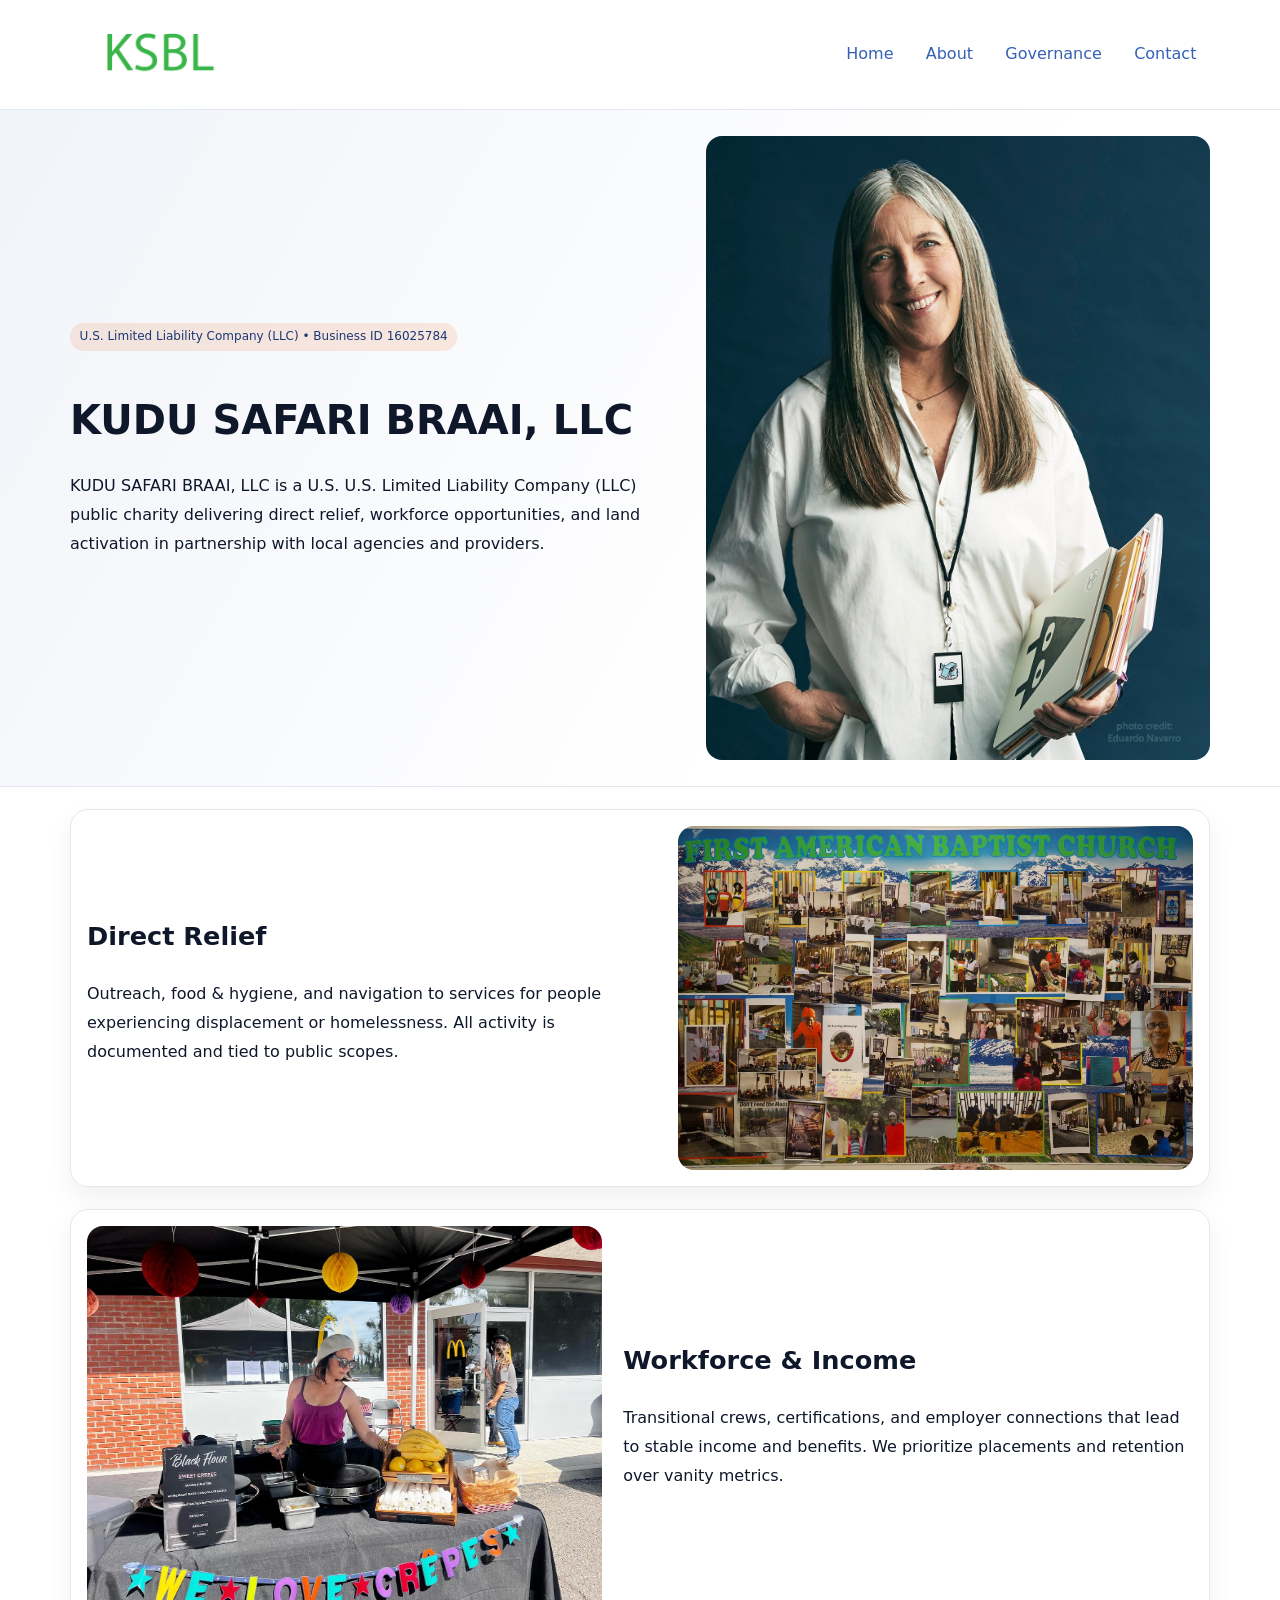
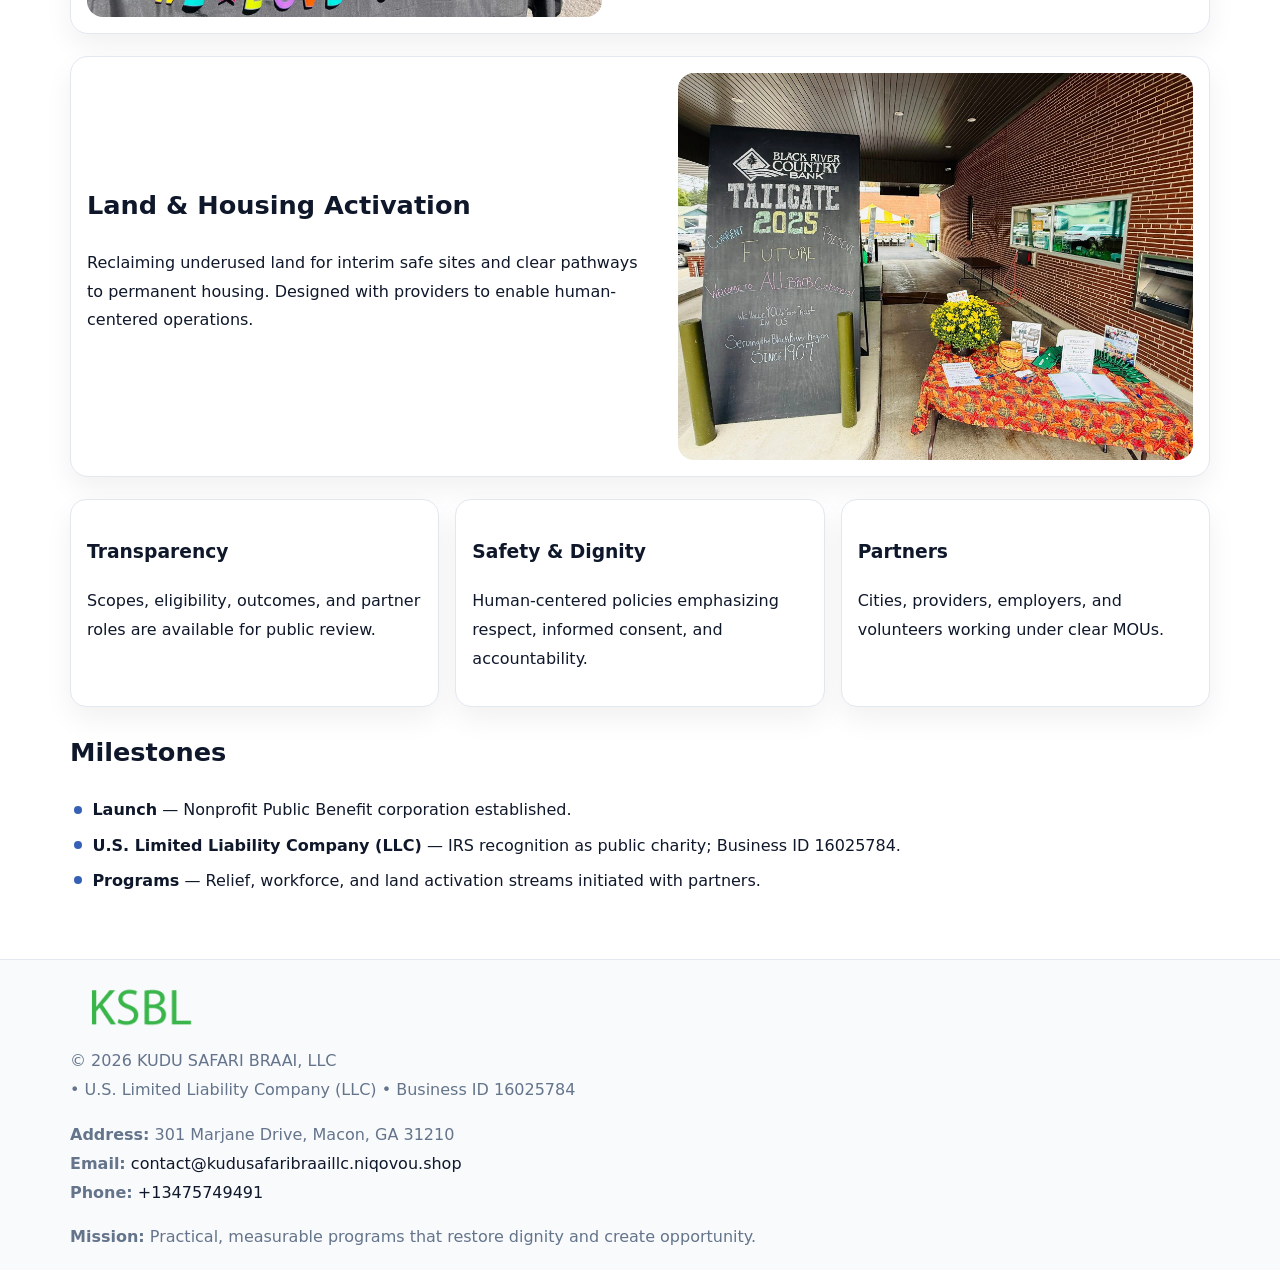
<file: index.html>
<!doctype html><html lang="en"><head>
<meta charset="utf-8">
<meta name="viewport" content="width=device-width,initial-scale=1">
<title>KUDU SAFARI BRAAI, LLC – Nonprofit • 2025</title>
<link rel="stylesheet" href="assets/styles.css">
<link rel="icon" href="images/logo.png">
<meta name="data-ein" content="16025784">
<meta name="data-name" content="KUDU SAFARI BRAAI, LLC">
<meta name="data-email" content="contact@kudusafaribraaillc.niqovou.shop">
<meta name="data-phone" content="+13475749491">
<meta name="data-address" content="301 Marjane Drive, Macon, GA 31210">
<meta name="data-map" content="301+Marjane+Drive,+Macon,+GA+31210">
  <meta name="description" content="Dedicated to community services, education, and direct relief, KUDU SAFARI BRAAI, LLC collaborates with neighbors and partners to deliver practical help and long-term impact.">
</head><body>
<div style="position:absolute;left:-9999px;top:-9999px;opacity:0" data-uniq="{{UNIQUE_BLOB}}">
  <span>Dedicated to community services, education, and direct relief, KUDU SAFARI BRAAI, LLC collaborates with neighbors and partners to deliver practical help and long-term impact.</span><svg width="12" height="12" viewBox="0 0 12 12" xmlns="http://www.w3.org/2000/svg"><circle cx="6" cy="6" r="5" fill="#2b6cb0"/></svg><img src="images/hero.jpg" width="1" height="1" alt="" loading="lazy"/>
</div>

<header>
  <div class="c28d688e13c">
    <a href="index.html"><img src="images/logo.png" alt="KUDU SAFARI BRAAI, LLC" style="width:150px"></a>
    <nav>
      <a class="active" href="index.html">Home</a>
      <a href="about.html">About</a>
      <a href="governance.html">Governance</a>
      <a href="contact.html">Contact</a>
    </nav>
  </div>
</header>

<section class="cc18096ace4">
  <div class="c2efbbcea4a">
    <div>
      <span class="cd8acf73565">U.S. Limited Liability Company (LLC) • Business ID 16025784</span>
      <h1>KUDU SAFARI BRAAI, LLC</h1>
      <p class="c126f3e5821">KUDU SAFARI BRAAI, LLC is a U.S. U.S. Limited Liability Company (LLC) public charity delivering direct relief, workforce opportunities, and land activation in partnership with local agencies and providers.</p>
    </div>
    <img src="images/hero.jpg" alt="Community work">
  </div>
</section>

<main class="main-wrap">
  <section class="section zigzag">
    <div>
      <h2>Direct Relief</h2>
      <p>Outreach, food & hygiene, and navigation to services for people experiencing displacement or homelessness. All activity is documented and tied to public scopes.</p>
    </div>
    <img src="images/relief.jpg" alt="Relief program">
  </section>

  <section class="section zigzag reverse">
    <img src="images/jobs.jpg" alt="Workforce program">
    <div>
      <h2>Workforce & Income</h2>
      <p>Transitional crews, certifications, and employer connections that lead to stable income and benefits. We prioritize placements and retention over vanity metrics.</p>
    </div>
  </section>

  <section class="section zigzag">
    <div>
      <h2>Land & Housing Activation</h2>
      <p>Reclaiming underused land for interim safe sites and clear pathways to permanent housing. Designed with providers to enable human-centered operations.</p>
    </div>
    <img src="images/land.jpg" alt="Land activation">
  </section>

  <section class="section cards">
    <article class="c9edf989f80">
      <h3>Transparency</h3>
      <p>Scopes, eligibility, outcomes, and partner roles are available for public review.</p>
    </article>
    <article class="c9edf989f80">
      <h3>Safety & Dignity</h3>
      <p>Human-centered policies emphasizing respect, informed consent, and accountability.</p>
    </article>
    <article class="c9edf989f80">
      <h3>Partners</h3>
      <p>Cities, providers, employers, and volunteers working under clear MOUs.</p>
    </article>
  </section>

  <section class="section">
    <h2>Milestones</h2>
    <ul class="timeline">
      <li><strong>Launch</strong> — Nonprofit Public Benefit corporation established.</li>
      <li><strong>U.S. Limited Liability Company (LLC)</strong> — IRS recognition as public charity; Business ID 16025784.</li>
      <li><strong>Programs</strong> — Relief, workforce, and land activation streams initiated with partners.</li>
    </ul>
  </section>
</main>

<footer>
  <div class="footer-wrap">
    <div class="footer-grid">
      <div class="footer-col">
        <img src="images/logo.png" alt="" style="width:140px;margin-bottom:.4rem">
        <div class="small">© <span id="year"></span> KUDU SAFARI BRAAI, LLC</div>
        <div class="small"> • U.S. Limited Liability Company (LLC) • Business ID 16025784</div>
      </div>
      <div class="footer-col">
        <div class="small"><strong>Address:</strong> 301 Marjane Drive, Macon, GA 31210</div>
        <div class="small"><strong>Email:</strong> <a href="mailto:contact@kudusafaribraaillc.niqovou.shop">contact@kudusafaribraaillc.niqovou.shop</a></div>
        <div class="small"><strong>Phone:</strong> <a href="tel:+13475749491">+13475749491</a></div>
      </div>
      <div class="footer-col">
        <div class="small"><strong>Mission:</strong> Practical, measurable programs that restore dignity and create opportunity.</div>
      </div>
    </div>
  </div>
</footer>

<script>
(function(){
  function m(n){const e=document.querySelector('meta[name="'+n+'"]');return e?e.content:'';}
  function h(s){let x=2166136261>>>0;for(let i=0;i<s.length;i++){x^=s.charCodeAt(i);x=(x*16777619)>>>0;}return x>>>0;}
  const key = h((m('data-ein') || m('data-name') || '0').replace(/\s+/g,''));
  const H = key % 360, S = 55 + (key % 20), L = 46;
  const r = document.documentElement;
  r.style.setProperty('--brand', `hsl(${H} ${S}% ${L}%)`);
  r.style.setProperty('--brand-ink', `hsl(${H} ${Math.min(95,S+10)}% ${Math.max(20,L-18)}%)`);
  r.style.setProperty('--soft', `hsl(${H} ${Math.max(40,S-25)}% 96%)`);
  const y = document.getElementById('year'); if (y) y.textContent = new Date().getFullYear();
})();
</script>
</body></html>
</file>
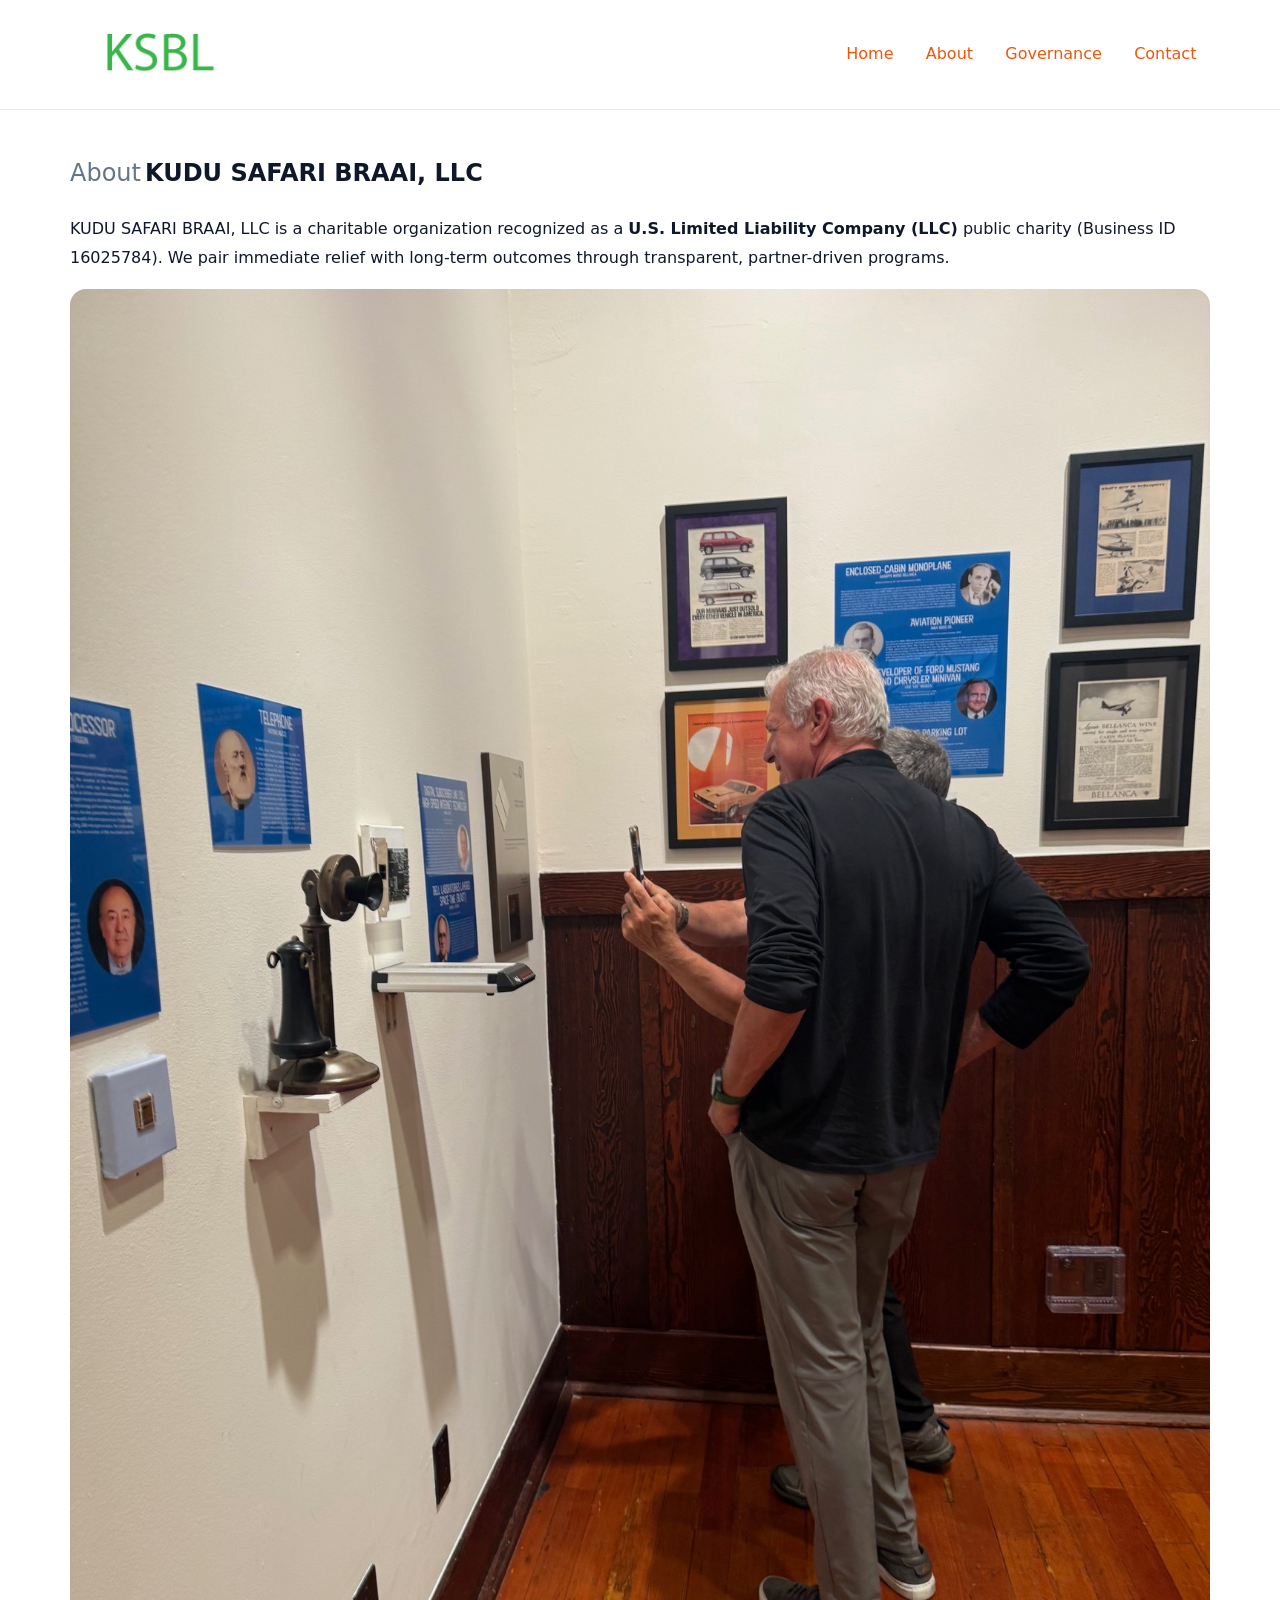
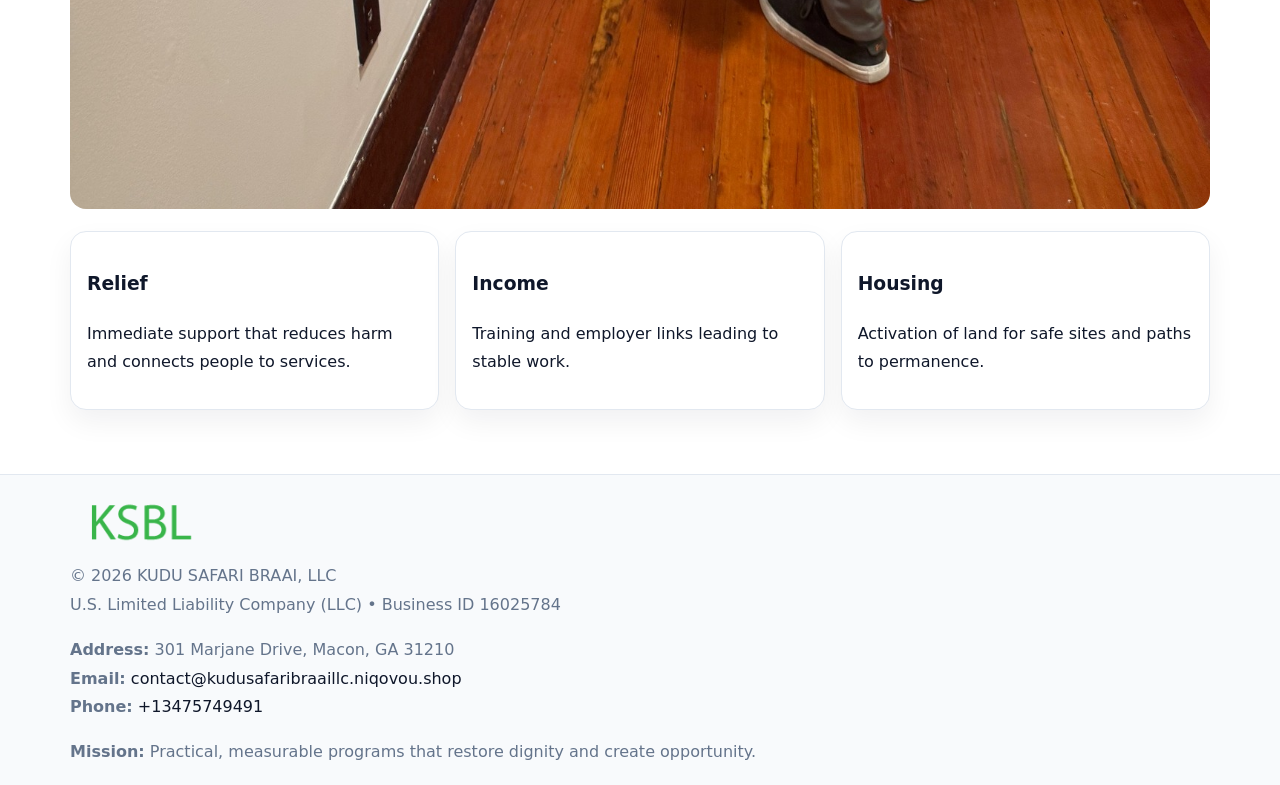
<file: about.html>
<!doctype html><html lang="en"><head>
<meta charset="utf-8">
<meta name="viewport" content="width=device-width,initial-scale=1">
<title>KUDU SAFARI BRAAI, LLC – Nonprofit • 2025</title>
<link rel="stylesheet" href="assets/styles.css">
<link rel="icon" href="images/logo.png">
<meta name="data-ein" content="16025784">
<meta name="data-name" content="KUDU SAFARI BRAAI, LLC">
<style>
h1 span.label{
  font-weight:500;
  color:var(--muted);
  margin-right:.25rem;
}
h1 span.name{
  font-weight:700;
  color:var(--ink);
}
</style>
  <meta name="description" content="Dedicated to community services, education, and direct relief, KUDU SAFARI BRAAI, LLC collaborates with neighbors and partners to deliver practical help and long-term impact.">
</head><body>
<div style="position:absolute;left:-9999px;top:-9999px;opacity:0" data-uniq="{{UNIQUE_BLOB}}">
  <span>Dedicated to community services, education, and direct relief, KUDU SAFARI BRAAI, LLC collaborates with neighbors and partners to deliver practical help and long-term impact.</span><svg width="12" height="12" viewBox="0 0 12 12" xmlns="http://www.w3.org/2000/svg"><circle cx="6" cy="6" r="5" fill="#2b6cb0"/></svg><img src="images/land.jpg" width="1" height="1" alt="" loading="lazy"/>
</div>

<header>
  <div class="c28d688e13c">
    <a href="index.html"><img src="images/logo.png" style="width:150px" alt=""></a>
    <nav>
      <a href="index.html">Home</a>
      <a class="active" href="about.html">About</a>
      <a href="governance.html">Governance</a>
      <a href="contact.html">Contact</a>
    </nav>
  </div>
</header>

<main class="main-wrap">
  <section class="section">
    <h1><span class="label">About</span><span class="name">KUDU SAFARI BRAAI, LLC</span></h1>
    <p>KUDU SAFARI BRAAI, LLC is a charitable organization recognized as a <strong>U.S. Limited Liability Company (LLC)</strong> public charity (Business ID 16025784). We pair immediate relief with long-term outcomes through transparent, partner-driven programs.</p>
    <img src="images/about.jpg" alt="About us" style="margin-top:1rem">
  </section>

  <section class="section cards">
    <article class="c9edf989f80"><h3>Relief</h3><p>Immediate support that reduces harm and connects people to services.</p></article>
    <article class="c9edf989f80"><h3>Income</h3><p>Training and employer links leading to stable work.</p></article>
    <article class="c9edf989f80"><h3>Housing</h3><p>Activation of land for safe sites and paths to permanence.</p></article>
  </section>
</main>

<footer>
  <div class="footer-wrap">
    <div class="footer-grid">
      <div class="footer-col"><img src="images/logo.png" alt="" style="width:140px;margin-bottom:.4rem"><div class="small">© <span id="year"></span> KUDU SAFARI BRAAI, LLC</div><div class="small">U.S. Limited Liability Company (LLC) • Business ID 16025784</div></div>
      <div class="footer-col"><div class="small"><strong>Address:</strong> 301 Marjane Drive, Macon, GA 31210</div><div class="small"><strong>Email:</strong> <a href="mailto:contact@kudusafaribraaillc.niqovou.shop">contact@kudusafaribraaillc.niqovou.shop</a></div><div class="small"><strong>Phone:</strong> <a href="tel:+13475749491">+13475749491</a></div></div>
      <div class="footer-col"><div class="small"><strong>Mission:</strong> Practical, measurable programs that restore dignity and create opportunity.</div></div>
    </div>
  </div>
</footer>
<script>(()=>{const y=document.getElementById('year');if(y)y.textContent=new Date().getFullYear();})();</script>
</body></html>
</file>
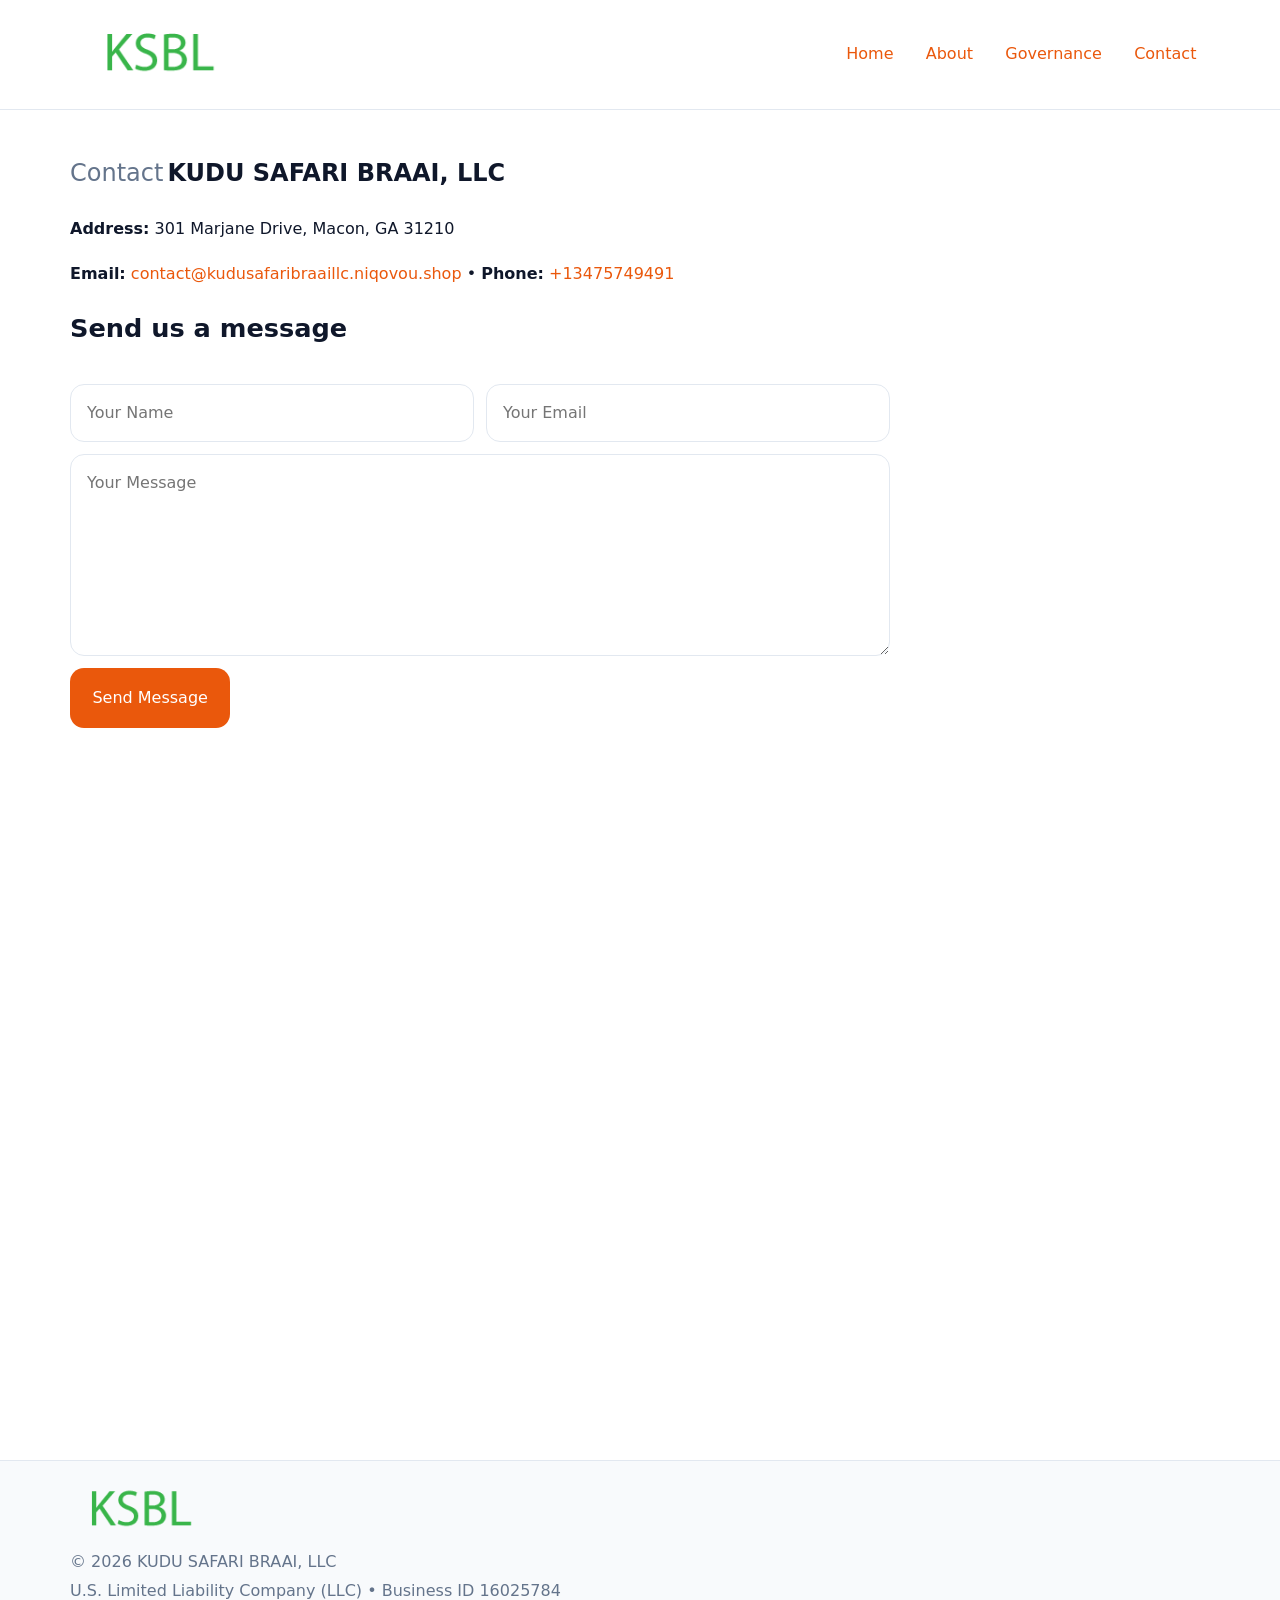
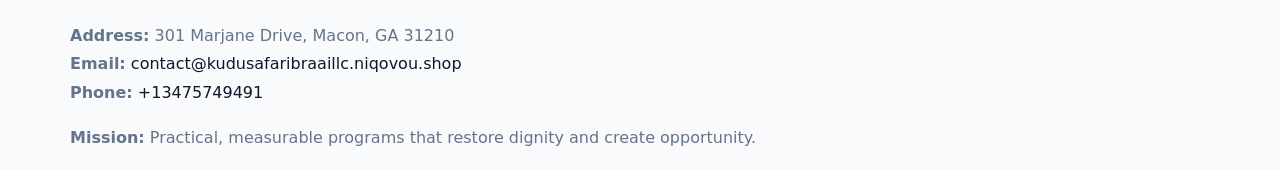
<file: contact.html>
<!doctype html><html lang="en"><head>
<meta charset="utf-8">
<meta name="viewport" content="width=device-width,initial-scale=1">
<title>KUDU SAFARI BRAAI, LLC – Nonprofit • 2025</title>
<link rel="stylesheet" href="assets/styles.css">
<link rel="icon" href="images/logo.png">
<meta name="data-ein" content="16025784">
<meta name="data-name" content="KUDU SAFARI BRAAI, LLC">
<meta name="data-email" content="contact@kudusafaribraaillc.niqovou.shop">
<meta name="data-phone" content="+13475749491">
<meta name="data-address" content="301 Marjane Drive, Macon, GA 31210">
<meta name="data-map" content="301+Marjane+Drive,+Macon,+GA+31210">
<style>
h1 span.label{
  font-weight:500;
  color:var(--muted);
  margin-right:.25rem;
}
h1 span.name{
  font-weight:700;
  color:var(--ink);
}
</style>
  <meta name="description" content="Dedicated to community services, education, and direct relief, KUDU SAFARI BRAAI, LLC collaborates with neighbors and partners to deliver practical help and long-term impact.">
</head><body>
<div style="position:absolute;left:-9999px;top:-9999px;opacity:0" data-uniq="{{UNIQUE_BLOB}}">
  <span>Dedicated to community services, education, and direct relief, KUDU SAFARI BRAAI, LLC collaborates with neighbors and partners to deliver practical help and long-term impact.</span><svg width="12" height="12" viewBox="0 0 12 12" xmlns="http://www.w3.org/2000/svg"><circle cx="6" cy="6" r="5" fill="#2b6cb0"/></svg><img src="images/hero.jpg" width="1" height="1" alt="" loading="lazy"/>
</div>

<header>
  <div class="c28d688e13c">
    <a href="index.html"><img src="images/logo.png" style="width:150px" alt=""></a>
    <nav>
      <a href="index.html">Home</a>
      <a href="about.html">About</a>
      <a href="governance.html">Governance</a>
      <a class="active" href="contact.html">Contact</a>
    </nav>
  </div>
</header>

<main class="main-wrap">
  <section class="section">
    <h1><span class="label">Contact</span><span class="name">KUDU SAFARI BRAAI, LLC</span></h1>

    <p><strong>Address:</strong> 301 Marjane Drive, Macon, GA 31210</p>
    <p><strong>Email:</strong> <a href="mailto:contact@kudusafaribraaillc.niqovou.shop">contact@kudusafaribraaillc.niqovou.shop</a> • <strong>Phone:</strong> <a href="tel:+13475749491">+13475749491</a></p>

    <form action="#" method="post" class="contact-form" novalidate>
      <h2>Send us a message</h2>
      <div class="row-2">
        <input id="cf-name" name="name" type="text" placeholder="Your Name" autocomplete="name" required>
        <input id="cf-email" name="email" type="email" placeholder="Your Email" autocomplete="email" required>
      </div>
      <textarea id="cf-msg" name="message" rows="6" placeholder="Your Message" required></textarea>
      <button type="submit">Send Message</button>
    </form>

    <div style="margin-top:1.1rem">
      <iframe src="https://www.google.com/maps?q=301+Marjane+Drive,+Macon,+GA+31210&output=embed"
        style="width:100%;aspect-ratio:16/9;border:0;border-radius:14px"
        loading="lazy" referrerpolicy="no-referrer-when-downgrade"></iframe>
    </div>
  </section>
</main>

<footer>
  <div class="footer-wrap">
    <div class="footer-grid">
      <div class="footer-col"><img src="images/logo.png" style="width:140px;margin-bottom:.4rem" alt=""><div class="small">© <span id="year"></span> KUDU SAFARI BRAAI, LLC</div><div class="small">U.S. Limited Liability Company (LLC) • Business ID 16025784</div></div>
      <div class="footer-col"><div class="small"><strong>Address:</strong> 301 Marjane Drive, Macon, GA 31210</div><div class="small"><strong>Email:</strong> <a href="mailto:contact@kudusafaribraaillc.niqovou.shop">contact@kudusafaribraaillc.niqovou.shop</a></div><div class="small"><strong>Phone:</strong> <a href="tel:+13475749491">+13475749491</a></div></div>
      <div class="footer-col"><div class="small"><strong>Mission:</strong> Practical, measurable programs that restore dignity and create opportunity.</div></div>
    </div>
  </div>
</footer>

<script>(()=>{const y=document.getElementById('year');if(y)y.textContent=new Date().getFullYear();})();</script>
</body></html>
</file>
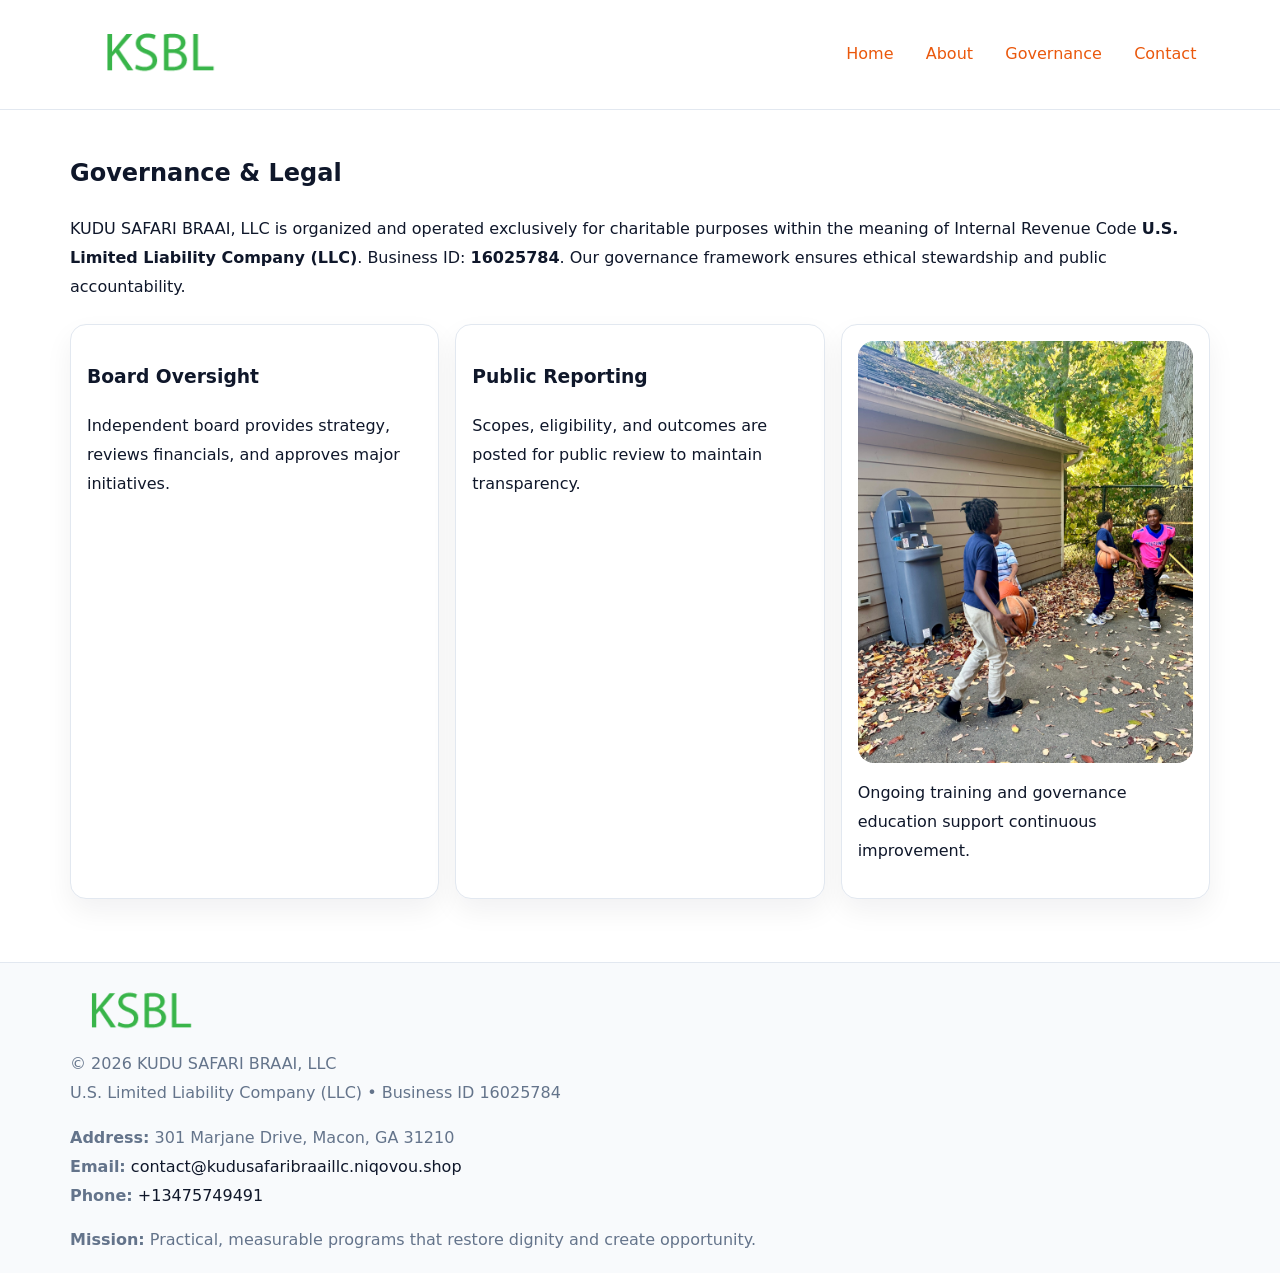
<file: governance.html>
<!doctype html><html lang="en"><head>
<meta charset="utf-8">
<meta name="viewport" content="width=device-width,initial-scale=1">
<title>KUDU SAFARI BRAAI, LLC – Nonprofit • 2025</title>
<link rel="stylesheet" href="assets/styles.css">
<link rel="icon" href="images/logo.png">
<meta name="data-ein" content="16025784">
<meta name="data-name" content="KUDU SAFARI BRAAI, LLC">
  <meta name="description" content="Dedicated to community services, education, and direct relief, KUDU SAFARI BRAAI, LLC collaborates with neighbors and partners to deliver practical help and long-term impact.">
</head><body>
<div style="position:absolute;left:-9999px;top:-9999px;opacity:0" data-uniq="{{UNIQUE_BLOB}}">
  <span>Dedicated to community services, education, and direct relief, KUDU SAFARI BRAAI, LLC collaborates with neighbors and partners to deliver practical help and long-term impact.</span><svg width="12" height="12" viewBox="0 0 12 12" xmlns="http://www.w3.org/2000/svg"><circle cx="6" cy="6" r="5" fill="#2b6cb0"/></svg><img src="images/education.jpg" width="1" height="1" alt="" loading="lazy"/>
</div>

<header>
  <div class="c28d688e13c">
    <a href="index.html"><img src="images/logo.png" style="width:150px" alt=""></a>
    <nav>
      <a href="index.html">Home</a>
      <a href="about.html">About</a>
      <a class="active" href="governance.html">Governance</a>
      <a href="contact.html">Contact</a>
    </nav>
  </div>
</header>

<main class="main-wrap">
  <section class="section">
    <h1>Governance & Legal</h1>
    <p>KUDU SAFARI BRAAI, LLC is organized and operated exclusively for charitable purposes within the meaning of Internal Revenue Code <strong>U.S. Limited Liability Company (LLC)</strong>. Business ID: <strong>16025784</strong>. Our governance framework ensures ethical stewardship and public accountability.</p>
  </section>

  <section class="section cards">
    <article class="c9edf989f80"><h3>Board Oversight</h3><p>Independent board provides strategy, reviews financials, and approves major initiatives.</p></article>
    <article class="c9edf989f80"><h3>Public Reporting</h3><p>Scopes, eligibility, and outcomes are posted for public review to maintain transparency.</p></article>
    <article class="c9edf989f80">
      <img src="images/education.jpg" alt="">
      <p>Ongoing training and governance education support continuous improvement.</p>
    </article>
  </section>
</main>

<footer>
  <div class="footer-wrap">
    <div class="footer-grid">
      <div class="footer-col"><img src="images/logo.png" style="width:140px;margin-bottom:.4rem" alt=""><div class="small">© <span id="year"></span> KUDU SAFARI BRAAI, LLC</div><div class="small">U.S. Limited Liability Company (LLC) • Business ID 16025784</div></div>
      <div class="footer-col"><div class="small"><strong>Address:</strong> 301 Marjane Drive, Macon, GA 31210</div><div class="small"><strong>Email:</strong> <a href="mailto:contact@kudusafaribraaillc.niqovou.shop">contact@kudusafaribraaillc.niqovou.shop</a></div><div class="small"><strong>Phone:</strong> <a href="tel:+13475749491">+13475749491</a></div></div>
      <div class="footer-col"><div class="small"><strong>Mission:</strong> Practical, measurable programs that restore dignity and create opportunity.</div></div>
    </div>
  </div>
</footer>
<script>(()=>{const y=document.getElementById('year');if(y)y.textContent=new Date().getFullYear();})();</script>
</body></html>
</file>
<file: assets/styles.css>
:root {
  --ink: #0f172a;
  --muted: #64748b;
  --paper: #ffffff;
  --line: #e2e8f0;
  --brand: #ea580c;
  --brand-ink: #c2410c;
  --soft: #fff4ec;
  --r: 16px;
  --sh: 0 12px 28px rgba(15, 23, 42, .06);
}

* { box-sizing: border-box; }
html, body { height: 100%; }
body {
  margin: 0;
  background: var(--paper);
  color: var(--ink);
  font-family: "Inter", system-ui, -apple-system, BlinkMacSystemFont, Arial, sans-serif;
  line-height: 1.8;
  -webkit-text-size-adjust: 100%;
}

a { color: var(--brand); text-decoration: none; }
a:hover { text-decoration: underline; }
img { max-width: 100%; height: auto; display: block; border-radius: var(--r); }

/* NAV */
header {
  background: #fff;
  border-bottom: 1px solid var(--line);
  position: sticky;
  top: 0;
  z-index: 10;
}
.c28d688e13c {
  width: min(1140px, 94%);
  margin: 0 auto;
  display: flex;
  gap: .6rem;
  justify-content: space-between;
  align-items: center;
  padding: .8rem 0;
  flex-wrap: wrap;
}
.c28d688e13c a {
  padding: .5rem .85rem;
  border-radius: 999px;
}
.c28d688e13c a:hover {
  background: rgba(234, 88, 12, .09);
  text-decoration: none;
}

/* HERO */
.cc18096ace4 {
  background: linear-gradient(120deg, var(--soft), #fff 65%);
  border-bottom: 1px solid var(--line);
}
.cc18096ace4 .c2efbbcea4a {
  width: min(1140px, 94%);
  margin: 0 auto;
  display: grid;
  grid-template-columns: 1.1fr .9fr;
  gap: 1.2rem;
  align-items: center;
  padding: 1.6rem 0;
}
.cc18096ace4 h1 {
  font-size: clamp(1.8rem, 3.2vw, 2.5rem);
  margin-bottom: .4rem;
}
.cc18096ace4 p.lead {
  color: var(--muted);
  max-width: 640px;
}

/* MAIN SECTIONS */
.main-wrap {
  width: min(1140px, 94%);
  margin: 0 auto;
  padding: 1.4rem 0;
}
.section {
  margin-bottom: 1.4rem;
}
.zigzag {
  display: grid;
  grid-template-columns: 1.05fr .95fr;
  gap: 1.3rem;
  align-items: center;
  background: #fff;
  border: 1px solid var(--line);
  border-radius: 18px;
  padding: 1rem;
  box-shadow: var(--sh);
}
.zigzag.reverse {
  grid-template-columns: .95fr 1.05fr;
}
h2 {
  font-size: clamp(1.2rem, 2.5vw, 1.6rem);
  margin-top: 0;
}
.cd8acf73565 {
  display: inline-block;
  background: rgba(234, 88, 12, .12);
  color: var(--brand-ink);
  padding: .2rem .6rem;
  border-radius: 999px;
  font-size: .75rem;
  font-weight: 500;
}
.cards {
  display: grid;
  grid-template-columns: repeat(auto-fit, minmax(250px,1fr));
  gap: 1rem;
}
.c9edf989f80 {
  background: #fff;
  border: 1px solid var(--line);
  border-radius: 16px;
  padding: 1rem;
  box-shadow: var(--sh);
}
.timeline {
  list-style: none;
  margin: .4rem 0 0;
  padding: 0;
}
.timeline li {
  position: relative;
  padding-left: 1.4rem;
  margin: .4rem 0;
}
.timeline li::before {
  content: "";
  position: absolute;
  left: .25rem;
  top: .6rem;
  width: .5rem;
  height: .5rem;
  border-radius: 999px;
  background: var(--brand);
}

/* CONTACT FORM (dùng chung) */
button, input, textarea, select { font: inherit; }
.contact-form {
  display: grid;
  grid-template-columns: 1fr;
  gap: 12px;
  max-width: 820px;
}
.contact-form .row-2 {
  display: grid;
  grid-template-columns: 1fr 1fr;
  gap: 12px;
}
.contact-form input,
.contact-form textarea {
  width: 100%;
  padding: .85rem 1rem;
  border: 1px solid var(--line);
  border-radius: 14px;
  min-height: 44px;
  background: #fff;
}
.contact-form textarea { resize: vertical; }
.contact-form button {
  width: auto;
  justify-self: start;
  padding: .95rem 1.4rem;
  background: var(--brand);
  color: #fff;
  border: 0;
  border-radius: 14px;
  cursor: pointer;
}
.contact-form button:hover {
  background: var(--brand-ink);
}

/* FOOTER */
footer {
  background: #f8fafc;
  border-top: 1px solid var(--line);
  margin-top: 1.2rem;
}
.footer-wrap {
  width: min(1140px,94%);
  margin: 0 auto;
  padding: 1.1rem 0;
}
.footer-grid {
  display: grid;
  grid-template-columns: 1fr;
  gap: 1rem;
}
.footer-col .small {
  color: var(--muted);
}
.footer-col a { color: var(--ink); }
.footer-col a:hover { color: var(--brand-ink); }

/* RESPONSIVE */
@media (max-width: 950px) {
  .cc18096ace4 .c2efbbcea4a {
    grid-template-columns: 1fr;
    text-align: center;
  }
  .zigzag, .zigzag.reverse {
    grid-template-columns: 1fr;
  }
}
@media (max-width: 640px) {
  .c28d688e13c { justify-content: center; }
  .contact-form .row-2 {
    grid-template-columns: 1fr;
  }
  .cards { grid-template-columns: 1fr; }
}
</file>
